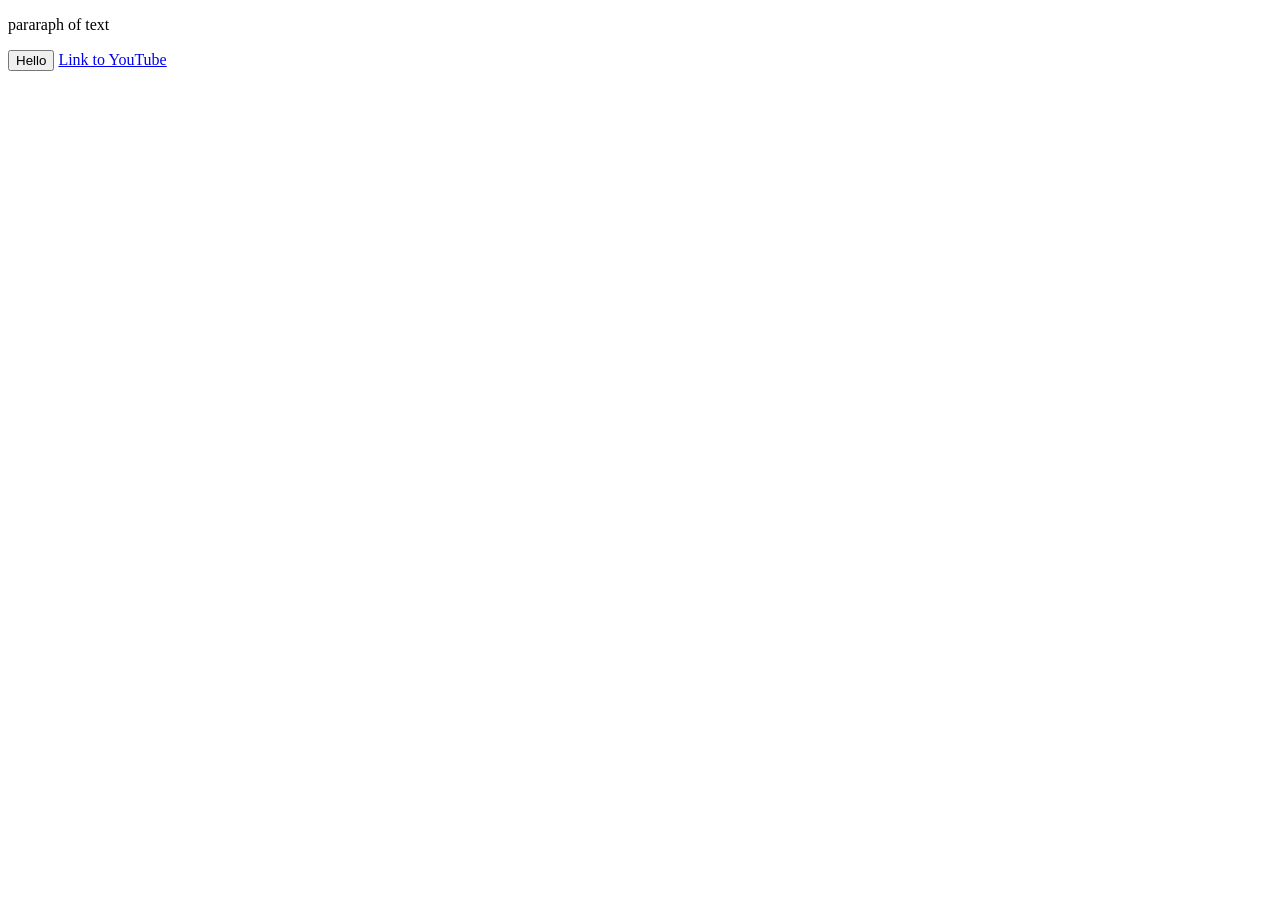
<file: buttons.html>
<!DOCTYPE html>
<html>
  <head>
    <title>First Website</title>
  </head>
  <body>
    <p>
  pararaph of text
  </p>

<button>
  Hello
</button>

<a href="https://www.youtube.com/" target="_blank">
  Link to YouTube
</a>
  </body>
</html>
</file>
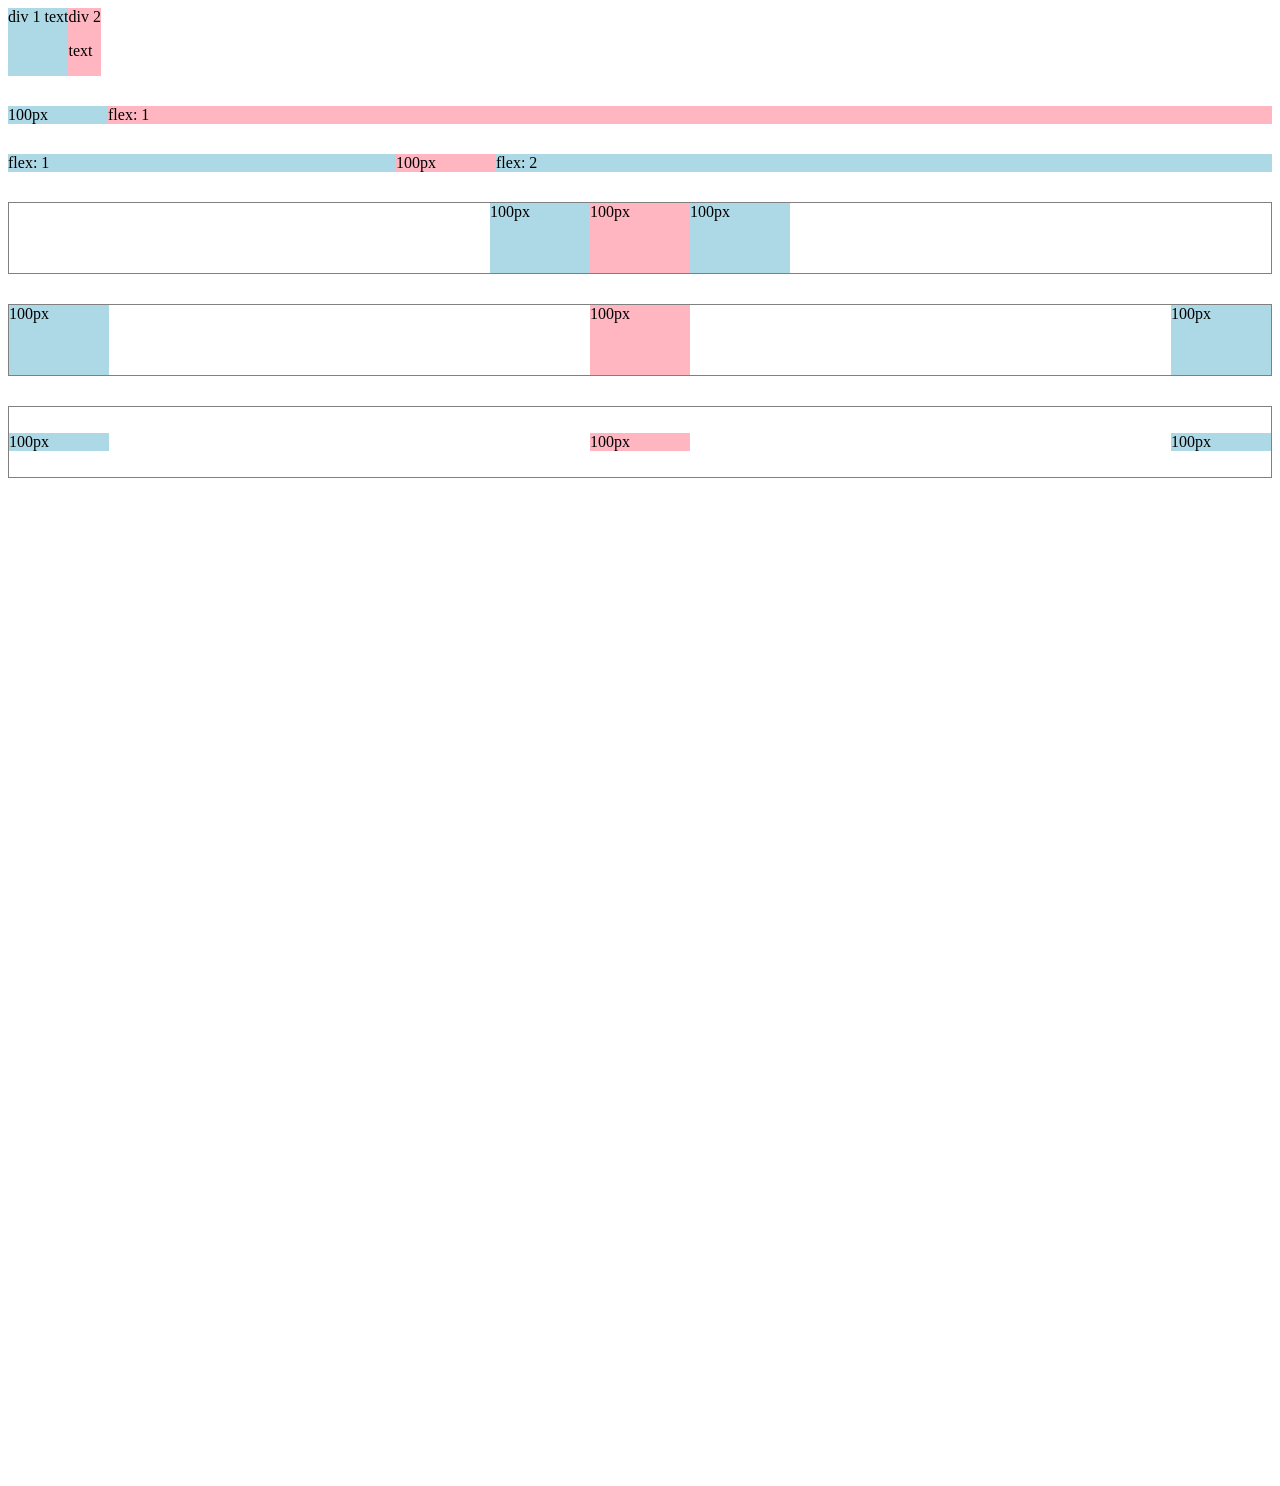
<file: flexbox.html>
<!DOCTYPE html>
<html>
  <head>
    <title>Flexbox Practice</title>
  </head>
  <body style="padding-bottom: 1000px;">
    <div style="
      display: flex;
      flex-direction: row;
      ">
      <div style="background-color: lightblue;">div 1 text</div>
      <div style="background-color: lightpink;">div 2 <p>text</p></div>
    </div>

    <div style="
      margin-top: 30px;
      display: flex;
      flex-direction: row;
      ">
      <div style="
        background-color: lightblue;
        width: 100px;
      ">100px</div>
      <div style="
        background-color: lightpink;
        flex: 1;
      ">flex: 1</div>
    </div>

      <div style="
      margin-top: 30px;
      display: flex;
      flex-direction: row;
      ">

      <div style="
        background-color: lightblue;
        flex: 1;
      ">flex: 1</div>
      
      <div style="
        background-color: lightpink;
        width: 100px;
      ">100px</div>
      
      <div style="
        background-color: lightblue;
        flex: 2;
      ">flex: 2</div>
    </div>
      
      <div style="
      margin-top: 30px;
      height: 70px;
      border-width: 1px;
      border-style: solid;
      border-color: gray;
      display: flex;
      flex-direction: row;
      justify-content: center;
      ">
      
      <div style="
        background-color: lightblue;
        width: 100px;
      ">100px</div>
      
      <div style="
        background-color: lightpink;
        width: 100px;
      ">100px</div>
      
      <div style="
        background-color: lightblue;
        width: 100px;
      ">100px</div>
    </div>

    <div style="
      margin-top: 30px;
      height: 70px;
      border-width: 1px;
      border-style: solid;
      border-color: gray;
      display: flex;
      flex-direction: row;
      justify-content: space-between;
      ">
      
      <div style="
        background-color: lightblue;
        width: 100px;
      ">100px</div>
      
      <div style="
        background-color: lightpink;
        width: 100px;
      ">100px</div>
      
      <div style="
        background-color: lightblue;
        width: 100px;
      ">100px</div>
    </div>  

    <div style="
      margin-top: 30px;
      height: 70px;
      border-width: 1px;
      border-style: solid;
      border-color: gray;
      display: flex;
      flex-direction: row;
      justify-content: space-between;
      align-items: center;
      ">
      
      <div style="
        background-color: lightblue;
        width: 100px;
      ">100px</div>
      
      <div style="
        background-color: lightpink;
        width: 100px;
      ">100px</div>
      
      <div style="
        background-color: lightblue;
        width: 100px;
      ">100px</div>
    </div>  

  </body>
</html>
</file>
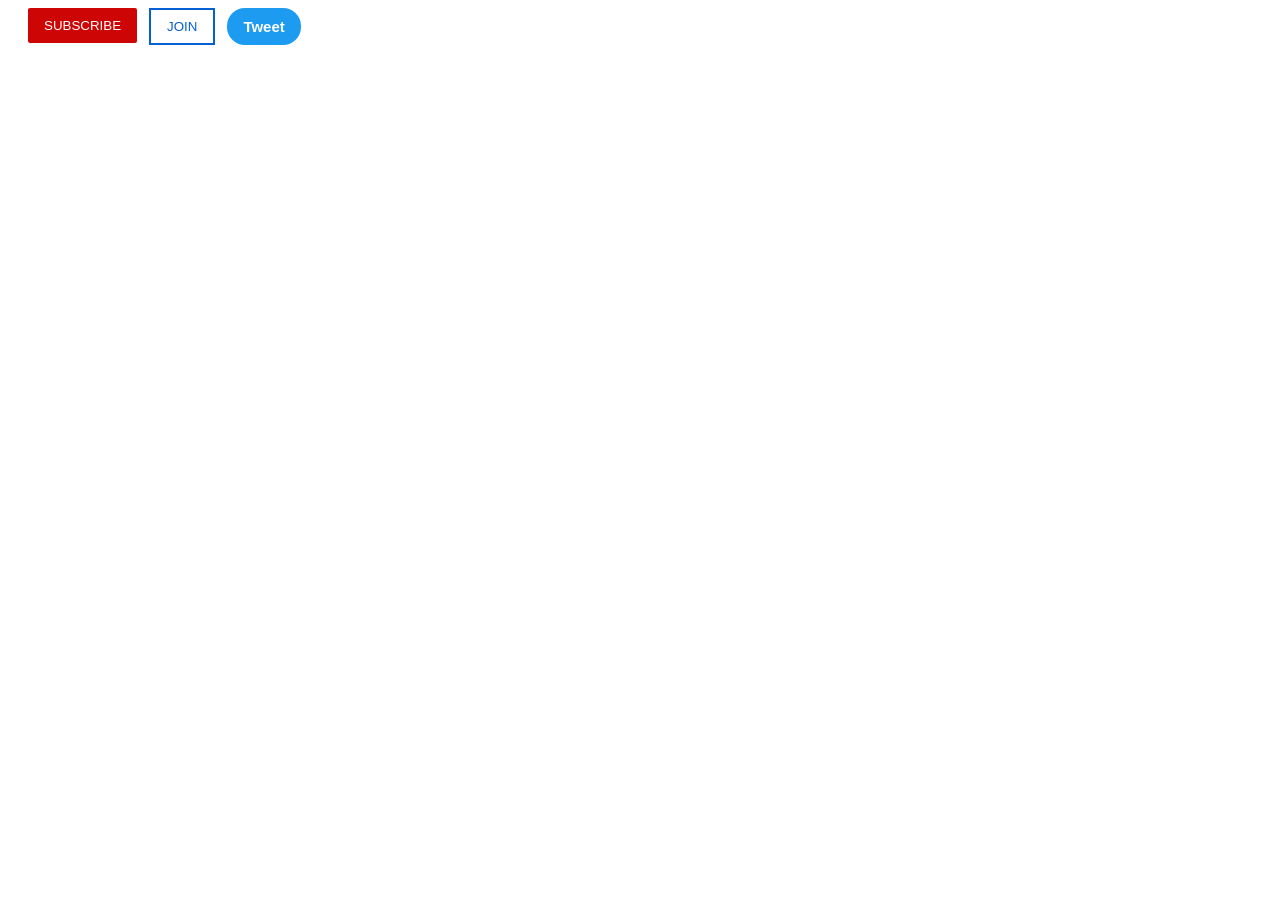
<file: YouTube Test.html>
<!DOCTYPE html>
<html>
  <head>
    <title>Buttons Practice</title>
  <link rel="stylesheet" href="styles/buttons.css">
  </head>
  <body>
    <button class="subscribe-button">
  SUBSCRIBE
</button>
<button class="join-button">
  JOIN
</button>
<button class="tweet-button">
  Tweet
</button>
  </body>
</html>
</file>
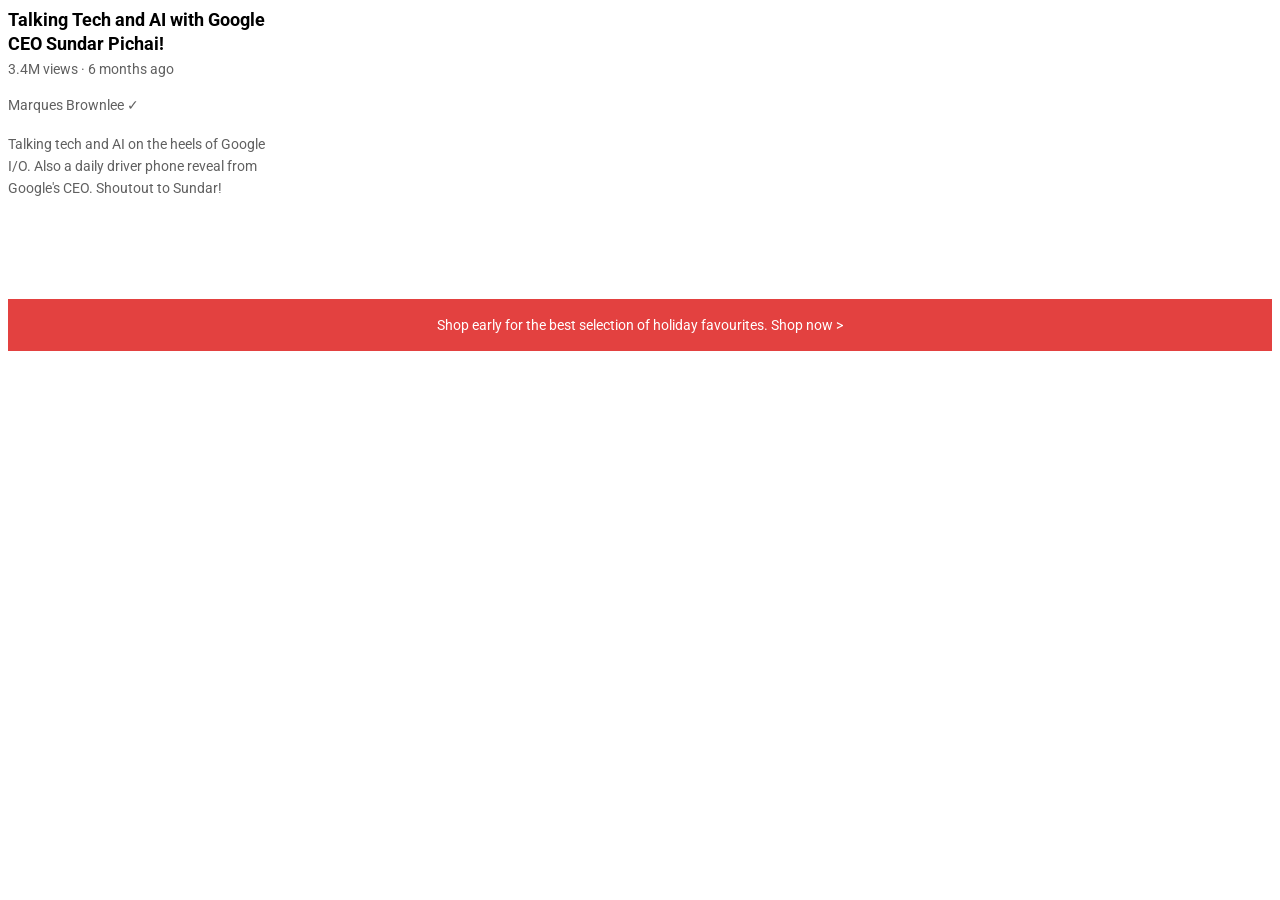
<file: YouTube text.html>
<!DOCTYPE html>
<html>
  <head>
    <title>Text Practice</title>

    <link rel="preconnect" href="https://fonts.googleapis.com">
    <link rel="preconnect" href="https://fonts.gstatic.com" crossorigin>
    <link href="https://fonts.googleapis.com/css2?family=Roboto:wght@400;700&display=swap" rel="stylesheet">

    <link rel="stylesheet" href="styles/YouTube text.css">
 </head>
  <body>
    <p class="video-title">
  Talking Tech and AI with Google CEO Sundar Pichai!
</p>

<p class="video-stats">
  3.4M views &#183; 6 months ago
</p>

<p class="video-author">
  Marques Brownlee &#10003;
</p>

<p class="video-description">
  Talking tech and AI on the heels of Google I/O. Also a daily driver phone reveal from Google's CEO. Shoutout to Sundar!
</p>

<p class="apple-text">
  Shop early for the best selection of holiday favourites. <span class="shop-link">Shop now &#62;</span>
</p>
  </body>
</html>
</file>
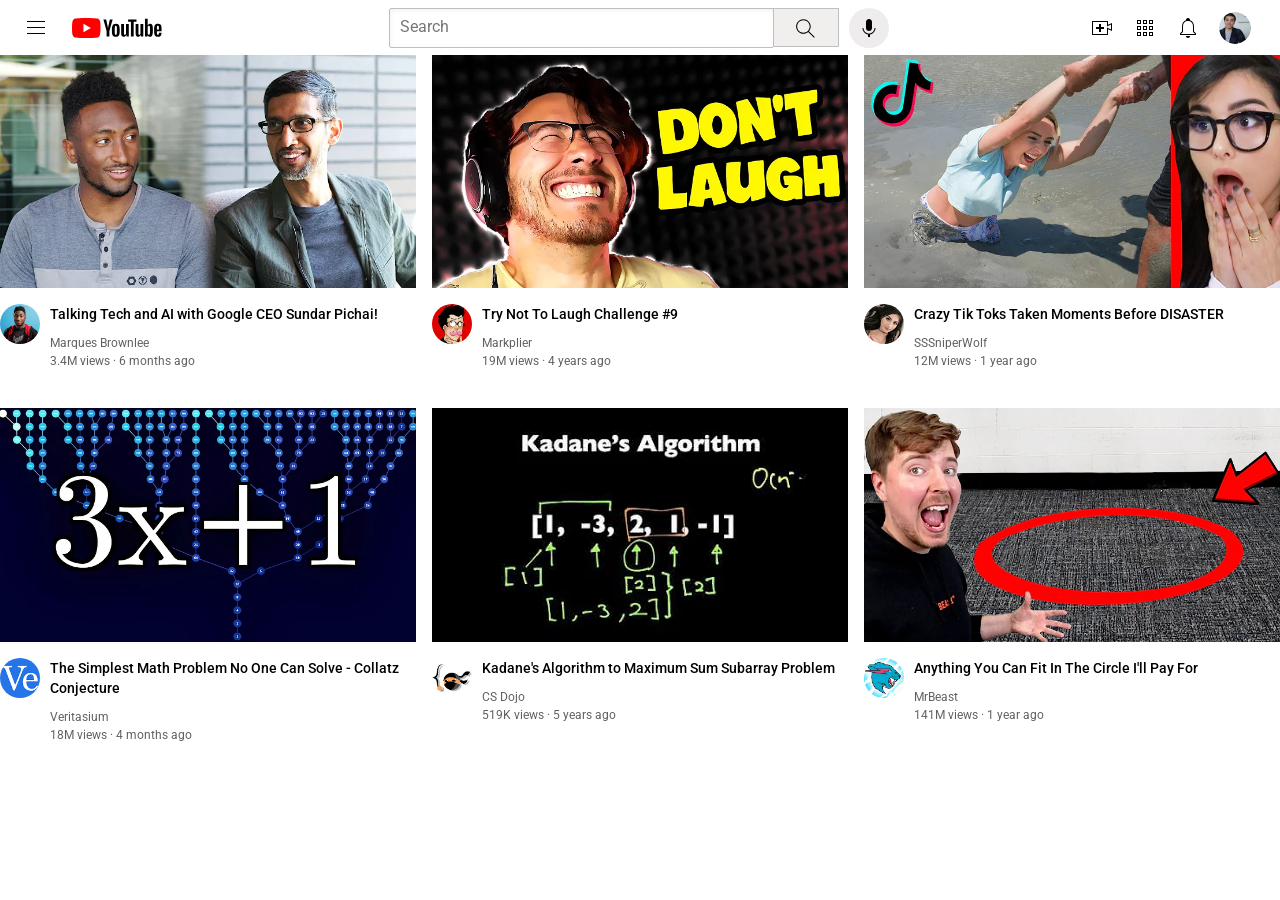
<file: YouTube-final.html>
<!DOCTYPE html>
<html>
  <head>
    <title>YouTube.com Clone</title>

    <link rel="preconnect" href="https://fonts.googleapis.com">
    <link rel="preconnect" href="https://fonts.gstatic.com" crossorigin>
    <link href="https://fonts.googleapis.com/css2?family=Roboto:wght@400;500;700&display=swap" rel="stylesheet">

    <link rel="stylesheet" href="youtubestyles/general.css">
    <link rel="stylesheet" href="youtubestyles/header.css">
    <link rel="stylesheet" href="youtubestyles/video.css">

  </head>
  <body>
    <div class="header">
      <div class="left-section">
        <img class="hamburger-menu" src="icons/hamburger-menu.svg">
        <img class="youtube-logo" src="icons/youtube-logo.svg">
      </div>
      <div class="middle-section">
        <input class="search-bar"
        type="text" placeholder="Search">
        <button class="search-button">
          <img class="search-icon" src="icons/search.svg">
        </button>
        <button class="voice-search-button">
          <img class="voice-search-icon" src="icons/voice-search-icon.svg">
        </button>
    </div>
      <div class="right-section">
        <img class="upload-icon" src="icons/upload.svg">
        <img class="youtube-apps-icon" src="icons/youtube-apps.svg">
        <img class="notifications-icon" src="icons/notifications.svg">
        <img class="current-user-picture" src="channel-pictures/my-channel.jpeg">  
      </div>
    </div>  
    
    <div class="video-grid">
      <div class="video-preview">
      <div class="thumbnail-row">
        <img class="thumbnail" src="thumbnails/thumbnail-1.webp">
      </div>
      <div class="video-info-grid">
        <div class="channel-picture">
          <img class="profile-picture" src="channel-pictures/channel-1.jpeg">
        </div>
        <div class="video-info">
          <p class="video-title">
          Talking Tech and AI with Google CEO Sundar Pichai!
        </p>
        <p class="video-author">
          Marques Brownlee
        </p>
        <p class="video-stats">
          3.4M views · 6 months ago
        </p>
      </div>       
     </div>
    </div>  
   
    <div class="video-preview">
      <div class="thumbnail-row">
        <img class="thumbnail" src="thumbnails/thumbnail-2.webp">
      </div>
      <div class="video-info-grid">
        <div class="channel-picture">
          <img class="profile-picture" src="channel-pictures/channel-2.jpeg">
        </div>
        <div class="video-info">
          <p class="video-title">
          Try Not To Laugh Challenge #9
        </p>
        <p class="video-author">
          Markplier
        </p>
        <p class="video-stats">
          19M views · 4 years ago
        </p>
      </div>       
     </div>
    </div>
    
        <div class="video-preview">
      <div class="thumbnail-row">
        <img class="thumbnail" src="thumbnails/thumbnail-3.webp">
      </div>
      <div class="video-info-grid">
        <div class="channel-picture">
          <img class="profile-picture" src="channel-pictures/channel-3.jpeg">
        </div>
        <div class="video-info">
          <p class="video-title">
          Crazy Tik Toks Taken Moments Before DISASTER
        </p>
        <p class="video-author">
          SSSniperWolf
        </p>
        <p class="video-stats">
          12M views · 1 year ago
        </p>
      </div>       
     </div>
    </div>  
   
    <div class="video-preview">
      <div class="thumbnail-row">
        <img class="thumbnail" src="thumbnails/thumbnail-4.webp">
      </div>
      <div class="video-info-grid">
        <div class="channel-picture">
          <img class="profile-picture" src="channel-pictures/channel-4.jpeg">
        </div>
        <div class="video-info">
          <p class="video-title">
          The Simplest Math Problem No One Can Solve - Collatz Conjecture
        </p>
        <p class="video-author">
          Veritasium
        </p>
        <p class="video-stats">
          18M views · 4 months ago
        </p>
      </div>       
     </div>
    </div>
    
        <div class="video-preview">
      <div class="thumbnail-row">
        <img class="thumbnail" src="thumbnails/thumbnail-5.webp">
      </div>
      <div class="video-info-grid">
        <div class="channel-picture">
          <img class="profile-picture" src="channel-pictures/channel-5.jpeg">
        </div>
        <div class="video-info">
          <p class="video-title">
          Kadane's Algorithm to Maximum Sum Subarray Problem
        </p>
        <p class="video-author">
          CS Dojo
        </p>
        <p class="video-stats">
          519K views · 5 years ago
        </p>
      </div>       
     </div>
    </div>  
   
    <div class="video-preview">
      <div class="thumbnail-row">
        <img class="thumbnail" src="thumbnails/thumbnail-6.webp">
      </div>
      <div class="video-info-grid">
        <div class="channel-picture">
          <img class="profile-picture" src="channel-pictures/channel-6.jpeg">
        </div>
        <div class="video-info">
          <p class="video-title">
          Anything You Can Fit In The Circle I'll Pay For
        </p>
        <p class="video-author">
          MrBeast
        </p>
        <p class="video-stats">
          141M views · 1 year ago
        </p>
      </div>       
     </div>
    </div>  
    </div>
  </body>
</html>
</file>
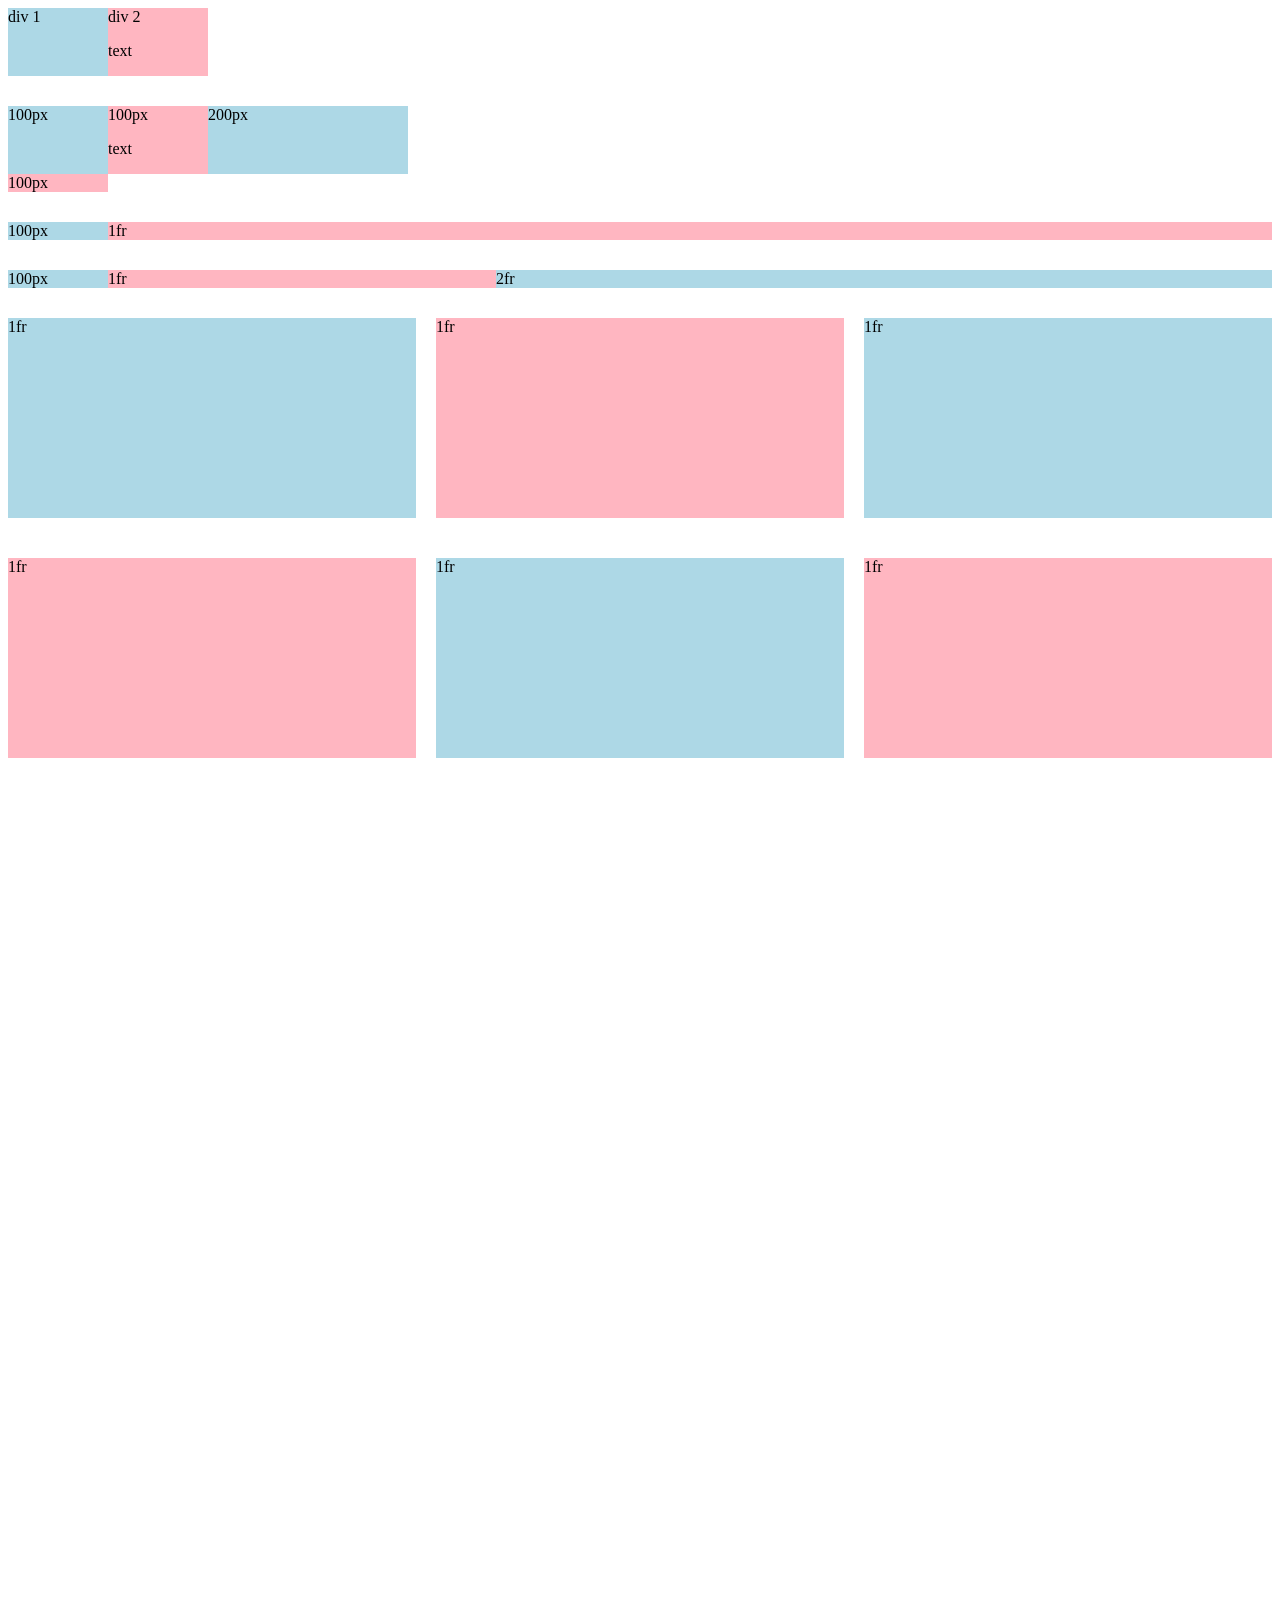
<file: YouTube Tutorial/grid.html>
<!DOCTYPE html>
<html>
  <head>
    <title>Grid Practice</title>
  </head>
  <body style="padding-bottom: 1000px;">
    <div style="
      display: grid;
      grid-template-columns: 100px 100px;
    ">
      <div style="background-color: lightblue;">div 1</div>
      <div style="background-color: lightpink;">div 2<p>text</p></div>
    </div>

    <div style="
      margin-top: 30px;
      display: grid;
      grid-template-columns: 100px 100px 200px;
     ">
      <div style="background-color: lightblue;">100px</div>
      <div style="background-color: lightpink;">100px<p>text</p></div>
      <div style="background-color: lightblue;">200px</div>
      <div style="background-color: lightpink;">100px</div>
    </div>

    <div style="
      margin-top: 30px;
      display: grid;
      grid-template-columns: 100px 1fr;
     ">
      <div style="background-color: lightblue;">100px</div>
      <div style="background-color: lightpink;">1fr</div>
    </div>

    <div style="
      margin-top: 30px;
      display: grid;
      grid-template-columns: 100px 1fr 2fr;
     ">
      <div style="background-color: lightblue;">100px</div>
      <div style="background-color: lightpink;">1fr</div>
      <div style="background-color: lightblue;">2fr</div>
    </div>

    <div style="
      margin-top: 30px;
      display: grid;
      grid-template-columns: 1fr 1fr 1fr;
      column-gap: 20px;
      row-gap: 40px;
     ">
      <div style="background-color: lightblue; height: 200px;">1fr</div>
      <div style="background-color: lightpink; height: 200px;">1fr</div>
      <div style="background-color: lightblue; height: 200px;">1fr</div>
      <div style="background-color: lightpink; height: 200px;">1fr</div>
      <div style="background-color: lightblue; height: 200px;">1fr</div>
      <div style="background-color: lightpink; height: 200px;">1fr</div>
    </div> 
  </body>
</html>
</file>
<file: styles/buttons.css>
.subscribe-button {
    background-color:rgb(206, 5, 5);
    color:white;
    border: none;
    padding-top: 10px;
    padding-bottom: 10px;
    padding-left: 16px;
    padding-right: 16px;
    border-radius: 2px;
    cursor: pointer;
    margin-right: 8px;
    margin-left: 20px;
    transition: opacity 0.15s;
    vertical-align: top;
  }

  .subscribe-button:hover {
    opacity: 0.8;
  }

  .subscribe-button:active {
    opacity: 0.4;
  }

  .join-button {
    background-color:white;
    color: rgb(6,95,212);
    border-color:rgb(6, 95, 212);
    border-style: solid;
    border-width: 1 px:
    border-radius: 2px;  
    cursor: pointer;
    padding-left: 16px;
    padding-bottom: 9px;
    padding-right: 16px;
    padding-top: 9px;
    transition: background-color 0.15s,
      color 0.15s;
  }

  .join-button:hover {
    background-color:rgb(6, 95, 212);
    color: white;
  }

  .join-button:active {
    opacity: 0.7;
  }
  
  .tweet-button {
    background-color:rgb(29, 155, 240);
    color: white;
    border: none;
    padding-left: 16px;
    padding-bottom: 10px;
    padding-right: 16px;
    padding-top: 10px;
    border-radius: 18px;
    font-weight: bold;
    font-size: 15px; 
    cursor: pointer;
    margin-left: 8px;
    transition: box-shadow 0.15s;
    vertical-align: top;
    }

    .tweet-button:hover {
      box-shadow: 5px 5px 10px rgba(0, 0, 0, 0.15);
    }
</file>
<file: styles/YouTube text.css>
p {
    font-family: roboto;
    margin-top: 0;
    margin-bottom: 0;
  }

  .video-title {
    font-size: 18px;
    font-weight: bold;
    width: 280px;
    line-height: 24px;
    margin-bottom: 5px;
  }

  .video-stats {
    font-size: 14px;
    color: rgb(96, 96, 96);
    margin-bottom: 20px;
  }

  .video-author {
    font-size: 14px;
    color: rgb(96, 96, 96);
    margin-bottom: 20px;
  }

  .video-description {
    font-size: 14px;
    color: rgb(96, 96, 96);
    width: 280px;
    line-height: 22px;
    margin-bottom: 100px;
  }

  .apple-text {
    margin-bottom: 50px;
    font-size: 14px;
    background-color: rgb(227, 65, 64);
    color: white;
    text-align: center;
    padding-top: 18px;
    padding-bottom: 18px;
  }

  .shop-link {
    cursor: pointer; 
  }

  .shop-link:hover {
    text-decoration: underline;
  }
</file>
<file: youtubestyles/general.css>
p {
        font-family: Roboto, Arial;
        margin-top: 0;
        margin-bottom: 0;
      }

      body {
        margin: 0;
      }
</file>
<file: youtubestyles/header.css>
.header {
    height: 55px;
    display: flex;
    flex-direction: row;
    justify-content: space-between;
}

.left-section {
    display: flex;
    align-items: center;
}

.hamburger-menu {
    height: 24px;
    margin-left: 24px;
    margin-right: 24px;
}

.youtube-logo {
    height: 20px;
}

.middle-section {
    flex: 1;
    margin-left: 70px;
    margin-right: 35px;
    max-width: 500px;
    display: flex;
    align-items: center;
}

.search-bar {
    flex: 1;
    height: 36px;
    padding-left: 10px;
    font-size: 16 px;
    border-width: 1px;
    border-style: solid;
    border-color: rgb(192, 190, 190);
    border-radius: 2px;
    box-shadow: inset 1px 2px 5px rgba(0, 0, 0, 0.05);
    width: 0;
}

.search-bar::placeholder {
    font-family: Roboto, Arial;
    font-size: 16px;
}

.search-button {
    height: 39px;
    width: 66px;
    background-color: rgb(241, 238, 238);
    border-width: 1px;
    border-style: solid;
    border-color: rgb(192, 190, 190);
    margin-left: -1px;
    margin-right: 10px;
}

.search-icon {
    height: 25px;
    margin-top: 4px;
}

.voice-search-button {
    height: 40px;
    width: 40px;
    border-radius: 20px;
    border: none;
    background-color: rgb(238, 236, 236);
}

.voice-search-icon {
    height: 24px;
    margin-top: 4px;
}

.right-section {
    width: 180px;
    margin-right: 20px;
    display: flex;
    align-items: center;
    justify-content: space-around;
    flex-shrink: 0;
}

.upload-icon {
    height: 24px;
}

.youtube-apps-icon {
    height: 24px;
}

.notifications-icon {
    height: 24px;
}

.current-user-picture {
    height: 32px;
    border-radius: 16px;
}
</file>
<file: youtubestyles/video.css>
.thumbnail {
        width: 100%;
      }

      .video-title {
        margin-top: 0;
        font-size: 14px;
        font-weight:500;
        line-height: 20px;
        margin-bottom: 12px;
      }

      .video-info-grid {
        display: grid;
        grid-template-columns: 50px 1fr;
      }

      .profile-picture {
        width: 40px;
        border-radius: 30px;
      }

      .thumbnail-row {
        margin-bottom: 12px;
      }

      .video-author, 
      .video-stats {
        font-size: 12px;
        color: rgb(96,96,96);
      }

      .video-author {
        margin-bottom: 4px;
      }

      .video-grid {
        display: grid;
        grid-template-columns: 1fr 1fr 1fr;
        column-gap: 16px;
        row-gap: 40px;
      }
</file>
